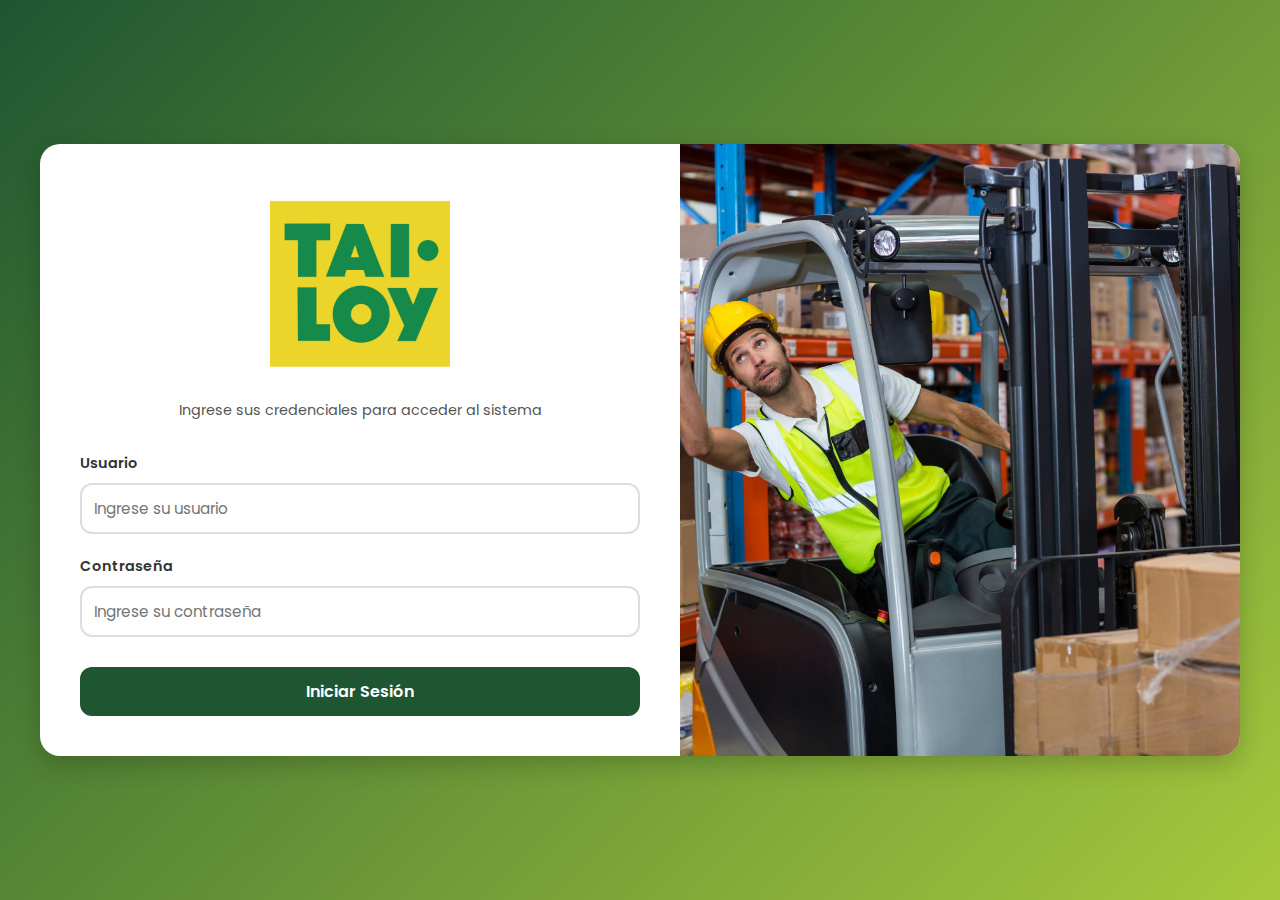
<file: html/index.html>
<!DOCTYPE html>
<html lang="es">
<head>
  <meta charset="UTF-8">
  <meta name="viewport" content="width=device-width, initial-scale=1.0">
  <title>Inicio de Sesión - Tai Loy</title>
  <link rel="stylesheet" href="/style/index.css">

</head>
<body>

  <div class="container">
    <!-- Formulario -->
    <div class="login-section">
      <!-- Logo -->
      <img src="/img/tai-loy-logo-png_seeklogo-257817.png" alt="Logo Tai Loy" class="logo">
      
      <p>Ingrese sus credenciales para acceder al sistema</p>

      <form onsubmit="validarLogin(event)">
        <div class="form-group">
          <label for="usuario">Usuario</label>
          <input type="text" id="usuario" name="usuario" placeholder="Ingrese su usuario" required>
        </div>

        <div class="form-group">
          <label for="password">Contraseña</label>
          <input type="password" id="password" name="password" placeholder="Ingrese su contraseña" required>
        </div>

        <button type="submit" class="btn-login">Iniciar Sesión</button>
      </form>
    </div>

    <!-- Imagen -->
    <div class="image-section"></div>
  </div>
<script src="/js/index.js"></script>
</body>

</html>
</file>
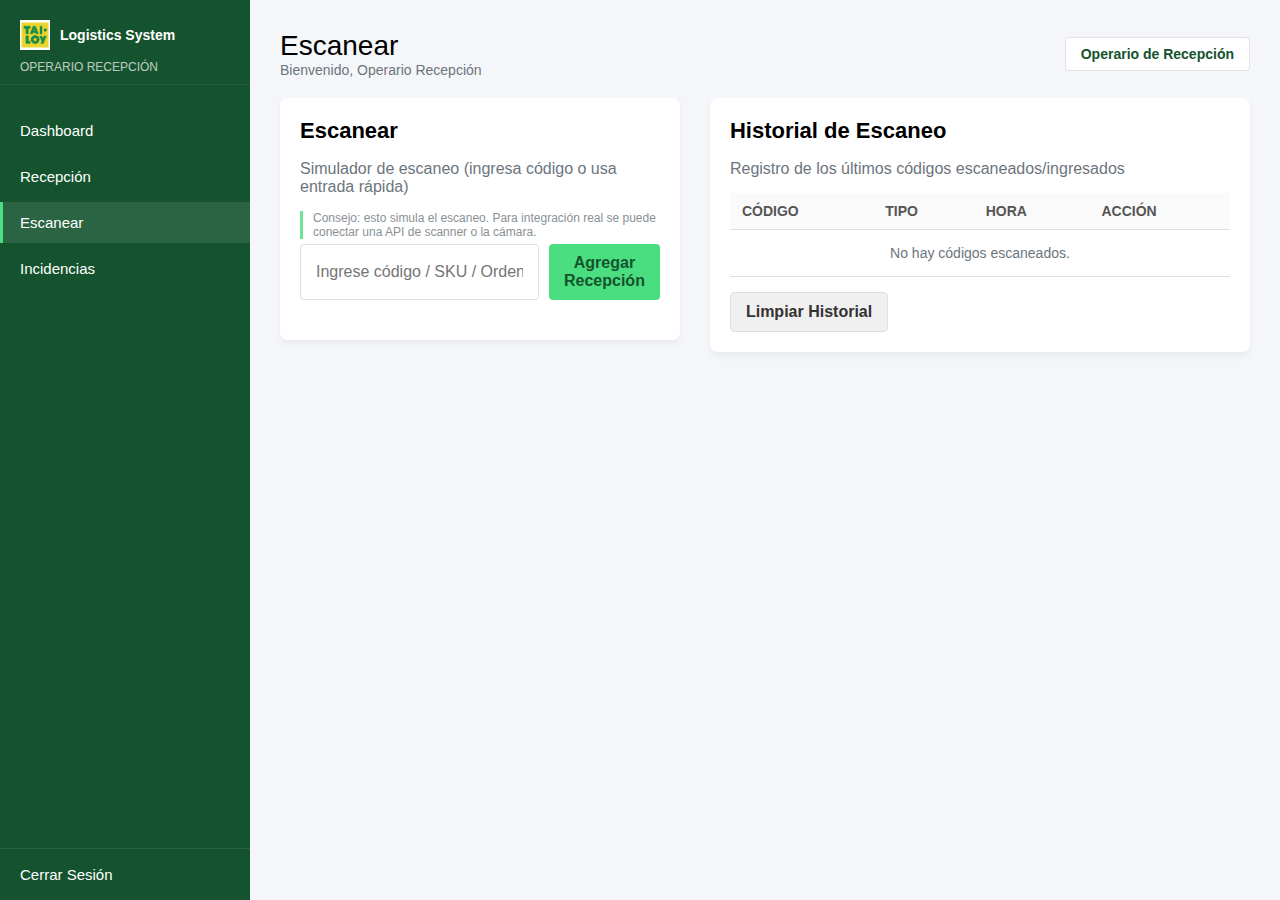
<file: html/escaner.html>
<!DOCTYPE html>
<html lang="es">
<head>
    <meta charset="UTF-8">
    <meta name="viewport" content="width=device-width, initial-scale=1.0">
    <title>Escanear | Tai Loy Logistics System</title>
    <link rel="stylesheet" href="/style/escaner.css">
</head>
<body>
    
    <div class="app-container">
        <aside class="sidebar">
            <div class="logo-area">
                <img src="/img/tai-loy-logo-png_seeklogo-257817.png" alt="Tai Loy Logo" class="logo">
                <span class="system-name">Logistics System</span>
            </div>
            
            <div class="user-info">
                OPERARIO RECEPCIÓN
            </div>

            <nav class="nav-menu">
                <ul>
                    <li><a href="home.html" class="nav-item"><i class="icon-dashboard"></i>Dashboard</a></li>
                    <li><a href="recepcion.html" class="nav-item"><i class="icon-recepcion"></i>Recepción</a></li>
                    <li><a href="escaner.html" class="nav-item active"><i class="icon-escanear"></i>Escanear</a></li>
                    <li><a href="incidencia.html" class="nav-item"><i class="icon-incidencias"></i>Incidencias</a></li>
                </ul>
            </nav>
            <div class="logout-section">
                <a href="#" class="nav-item"><i class="icon-logout"></i>Cerrar Sesión</a>
            </div>
        </aside>

        <main class="content">
            <header class="header">
                <div class="welcome-area">
                    <h1 class="main-title">Escanear</h1>
                    <p class="subtitle">Bienvenido, Operario Recepción</p>
                </div>
                <div class="user-profile">
                    <span class="profile-name">Operario de Recepción</span>
                </div>
            </header>

            <div class="scan-workspace">
                
                <div class="scanner-card">
                    <div class="card-header">
                        <h2>Escanear</h2>
                        <p>Simulador de escaneo (ingresa código o usa entrada rápida)</p>
                        <p class="tip-text">Consejo: esto simula el escaneo. Para integración real se puede conectar una API de scanner o la cámara.</p>
                    </div>
                    
                    <form id="scan-form" class="scan-form">
                        <input type="text" id="scan-input" placeholder="Ingrese código / SKU / Orden" required>
                        <button type="submit" class="btn btn-primary">Agregar Recepción</button>
                    </form>

                    <div id="scan-message" class="message-area"></div>
                </div>

                <div class="history-card">
                    <div class="card-header">
                        <h2>Historial de Escaneo</h2>
                        <p>Registro de los últimos códigos escaneados/ingresados</p>
                    </div>
                    
                    <div class="table-container">
                        <table class="data-table">
                            <thead>
                                <tr>
                                    <th>Código</th>
                                    <th>Tipo</th>
                                    <th>Hora</th>
                                    <th>Acción</th>
                                </tr>
                            </thead>
                            <tbody id="scan-history-body">
                                </tbody>
                        </table>
                    </div>
                    <button id="clear-history-btn" class="btn btn-secondary">Limpiar Historial</button>
                </div>
            </div>
        </main>
    </div>

    <script src="/js/escaner.js"></script>

</body>
</html>
</file>
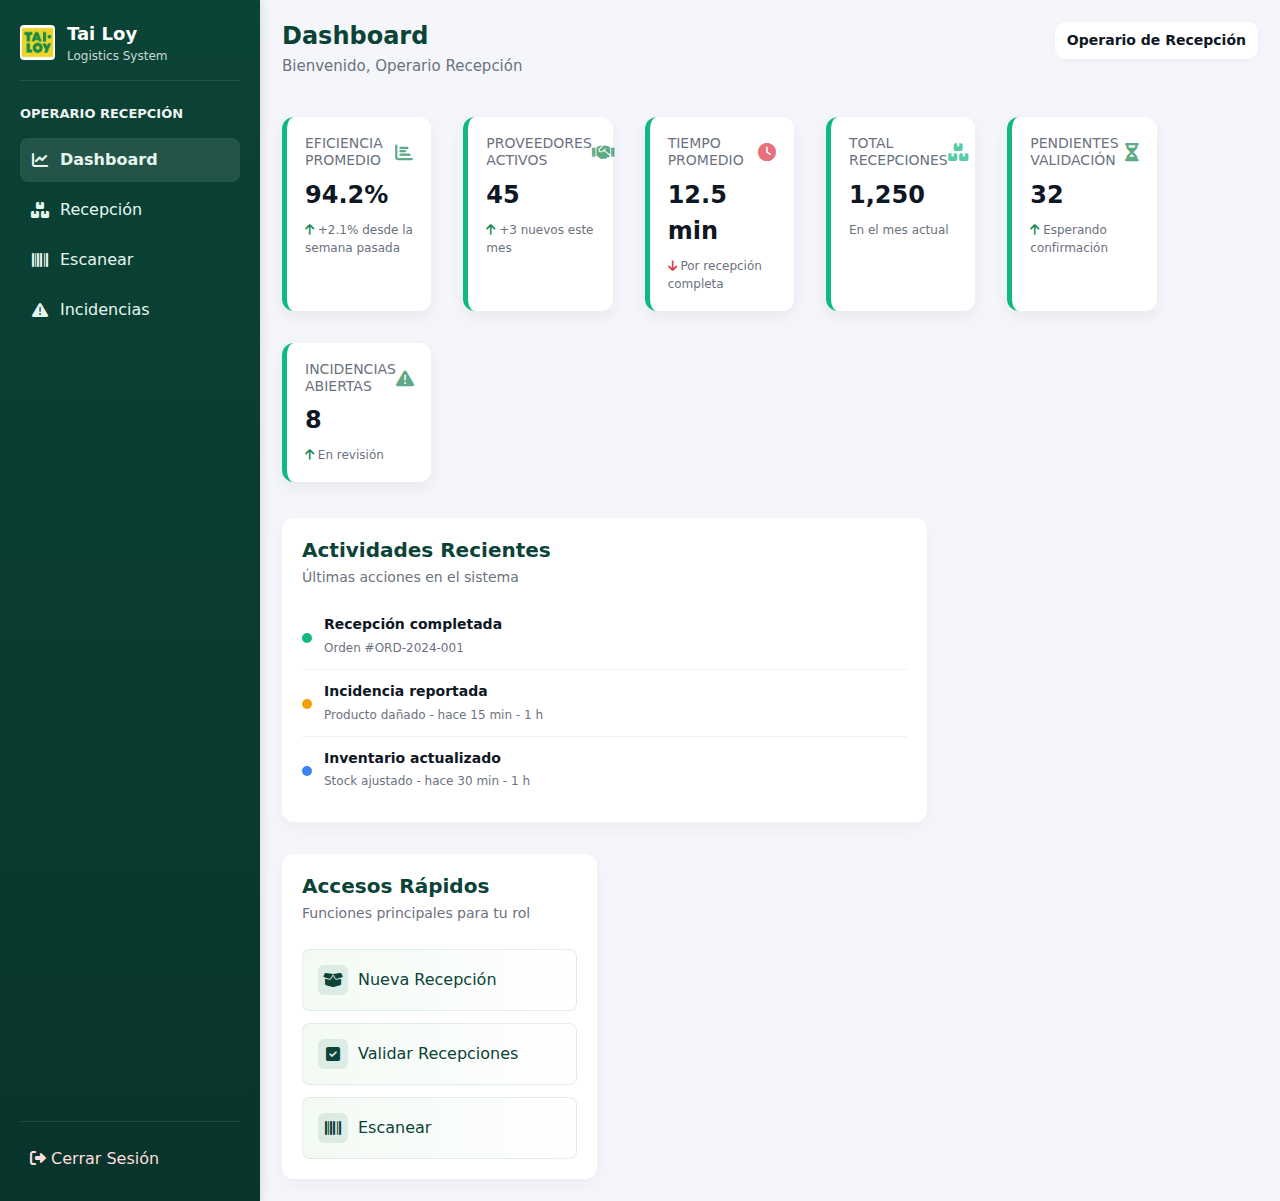
<file: html/home.html>
<!DOCTYPE html>
<html lang="es">
<head>
    <meta charset="UTF-8" />
    <meta name="viewport" content="width=device-width, initial-scale=1.0"/>
    <title>Tai Loy - Dashboard | Operario Recepción</title>
    <link rel="stylesheet" href="https://cdnjs.cloudflare.com/ajax/libs/font-awesome/6.0.0-beta3/css/all.min.css">
    
    <link href="https://cdn.jsdelivr.net/npm/bootstrap@5.3.3/dist/css/bootstrap.min.css" rel="stylesheet" integrity="sha384-QWTKZyjpPEjISv5WaRU9OFeRpok6YctnYmDr5pNlyT2bRjXh0JMhjY6hW+ALEwIH" crossorigin="anonymous">

    <link rel="stylesheet" href="../style/home.css">
</head>
<body>
    <div class="app-container">
        <aside class="sidebar">
            <div class="logo-section">
                <img src="../img/tai-loy-logo-png_seeklogo-257817.png" alt="Logo" class="logo" style="width: 35px; height: 35px;">
                <div>
                    Tai Loy
                    <span class="system-name">Logistics System</span>
                </div>
            </div>

            <div class="user-role-title">OPERARIO RECEPCIÓN</div>

            <nav class="main-nav">
                <ul class="list-unstyled p-0 m-0" id="nav-tabs">
                    <li class="nav-item active" data-tab="dashboard">
                        <a href="home.html" class="nav-link"><i class="fas fa-chart-line"></i> Dashboard</a>
                    </li>
                    <li class="nav-item" data-tab="recepcion">
                        <a href="recepcion.html" class="nav-link"><i class="fas fa-boxes"></i> Recepción</a>
                    </li>
                    <li class="nav-item" data-tab="escanear">
                        <a href="escaner.html" class="nav-link"><i class="fas fa-barcode"></i> Escanear</a>
                    </li>
                    <li class="nav-item" data-tab="incidencias">
                        <a href="incidencia.html" class="nav-link"><i class="fas fa-exclamation-triangle"></i> Incidencias</a>
                    </li>
                </ul>
            </nav>

            <div class="logout-section">
                <a href="login.html" id="btn-logout"><i class="fas fa-sign-out-alt"></i> Cerrar Sesión</a>
            </div>
        </aside>

        <main class="main-content">
            <header class="dashboard-header">
                <div class="dashboard-header-left">
                    <h1 class="dashboard-title" id="main-content-title">Dashboard</h1>
                    <p class="welcome-text">Bienvenido, Operario Recepción</p>
                </div>
                <div class="current-user-role">Operario de Recepción</div>
            </header>

            <div id="notification-message" class="notification-message" style="display: none;"></div>

            <section id="tab-dashboard" class="tab-content active">
                
                <section class="row g-3 metrics-grid" id="metrics-grid">
                    </section>

                <section class="row g-3 bottom-panels-grid">
                    
                    <div class="col-lg-8">
                        <div class="panel activities-panel">
                            <h2>Actividades Recientes</h2>
                            <p class="panel-subtitle">Últimas acciones en el sistema</p>
                            <ul class="activity-list list-unstyled" id="activity-list">
                                </ul>
                        </div>
                    </div>

                    <div class="col-lg-4">
                        <div class="panel quick-access-panel">
                            <h2>Accesos Rápidos</h2>
                            <p class="panel-subtitle">Funciones principales para tu rol</p>
                            <div class="access-buttons">
                                <a href="recepcion.html" class="quick-link" data-target="recepcion">
                                    <i class="fas fa-box-open"></i>
                                    <span>Nueva Recepción</span>
                                </a>
                                <a href="recepcion.html" class="quick-link" data-target="recepcion">
                                    <i class="fas fa-check-square"></i>
                                    <span>Validar Recepciones</span>
                                </a>
                                <a href="escaner.html" class="quick-link" data-target="escanear">
                                    <i class="fas fa-barcode"></i>
                                    <span>Escanear</span>
                                </a>
                            </div>
                        </div>
                    </div>
                </section>
            </section>
            
            </main>
    </div>

    <script src="https://cdn.jsdelivr.net/npm/bootstrap@5.3.3/dist/js/bootstrap.bundle.min.js" integrity="sha384-YvpcrYf0tY3lHB60NNkmXc5s9fDVZLESaAA55NDzOxhy9GkcIdslK1eN7N6jIeHz" crossorigin="anonymous"></script>

    <script src="../js/home.js"></script>
</body>

</html>
</file>
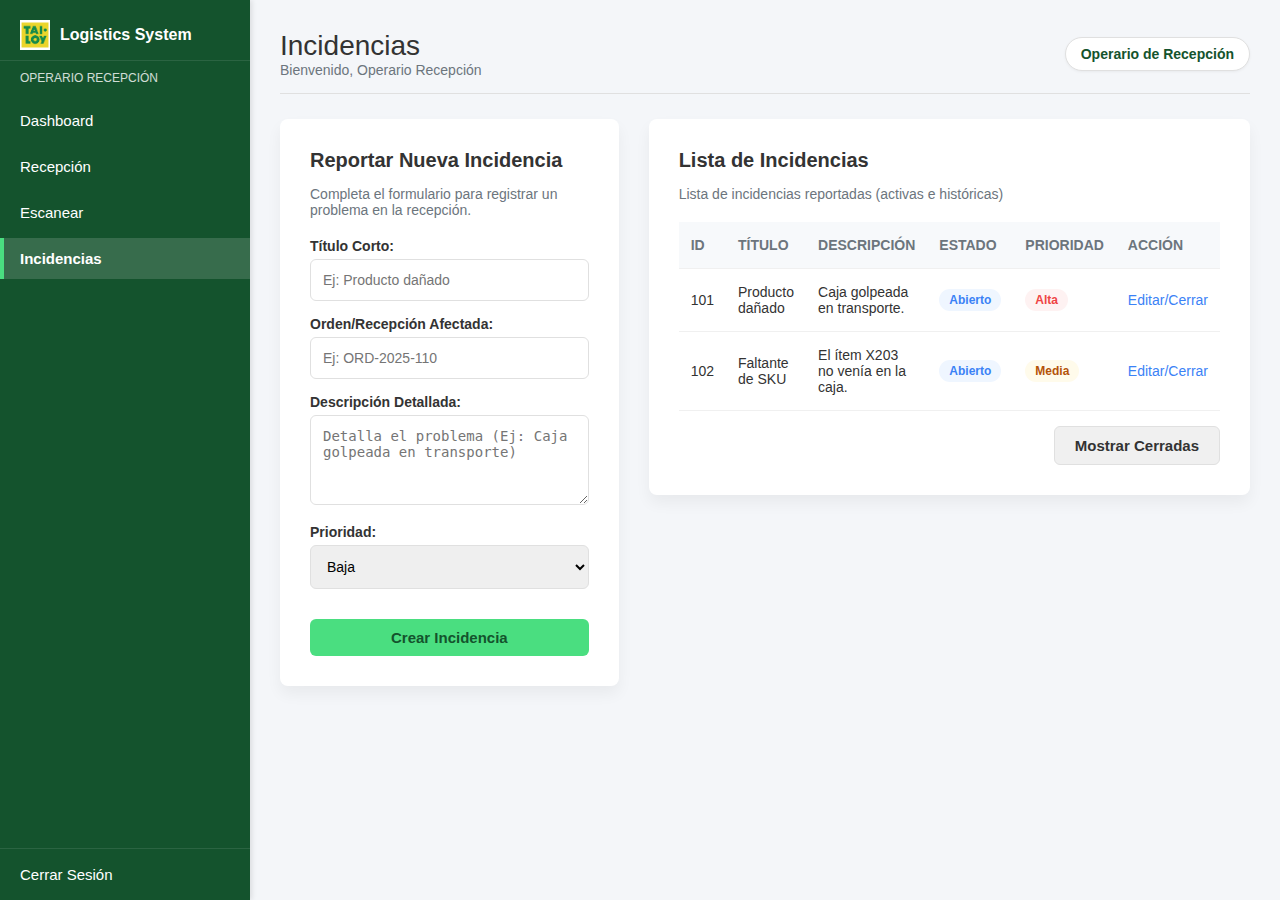
<file: html/incidencia.html>
<!DOCTYPE html>
<html lang="es">
<head>
    <meta charset="UTF-8">
    <meta name="viewport" content="width=device-width, initial-scale=1.0">
    <title>Incidencias | Tai Loy Logistics System</title>
    <link rel="stylesheet" href="/style/incidencia.css">
</head>
<body>
    
    <div class="app-container">
        <aside class="sidebar">
            <div class="logo-area">
                <img src="/img/tai-loy-logo-png_seeklogo-257817.png" alt="Tai Loy Logo" class="logo">
                <span class="system-name">Logistics System</span>
            </div>
            
            <div class="user-info">
                OPERARIO RECEPCIÓN
            </div>

            <nav class="nav-menu">
                <ul>
                    <li><a href="home.html" class="nav-item"><i class="icon-dashboard"></i>Dashboard</a></li>
                    <li><a href="recepcion.html" class="nav-item"><i class="icon-recepcion"></i>Recepción</a></li>
                    <li><a href="escaner.html" class="nav-item"><i class="icon-escanear"></i>Escanear</a></li>
                    <li><a href="incidencia.html" class="nav-item active"><i class="icon-incidencias"></i>Incidencias</a></li>
                </ul>
            </nav>
            <div class="logout-section">
                <a href="#" class="nav-item"><i class="icon-logout"></i>Cerrar Sesión</a>
            </div>
        </aside>

        <main class="content">
            <header class="header">
                <div class="welcome-area">
                    <h1 class="main-title">Incidencias</h1>
                    <p class="subtitle">Bienvenido, Operario Recepción</p>
                </div>
                <div class="user-profile">
                    <span class="profile-name">Operario de Recepción</span>
                </div>
            </header>

            <div class="incidences-workspace">
                
                <div class="report-card">
                    <div class="card-header">
                        <h2>Reportar Nueva Incidencia</h2>
                        <p>Completa el formulario para registrar un problema en la recepción.</p>
                    </div>
                    
                    <form id="incident-form" class="incident-form">
                        <label for="incident-title">Título Corto:</label>
                        <input type="text" id="incident-title" placeholder="Ej: Producto dañado" required>
                        
                        <label for="incident-order">Orden/Recepción Afectada:</label>
                        <input type="text" id="incident-order" placeholder="Ej: ORD-2025-110" required>
                        
                        <label for="incident-description">Descripción Detallada:</label>
                        <textarea id="incident-description" placeholder="Detalla el problema (Ej: Caja golpeada en transporte)" rows="4" required></textarea>
                        
                        <label for="incident-priority">Prioridad:</label>
                        <select id="incident-priority" required>
                            <option value="baja">Baja</option>
                            <option value="media">Media</option>
                            <option value="alta">Alta</option>
                        </select>

                        <button type="submit" class="btn btn-primary">Crear Incidencia</button>
                    </form>
                    
                    <div id="form-message" class="message-area"></div>
                </div>

                <div class="list-card">
                    <div class="card-header">
                        <h2>Lista de Incidencias</h2>
                        <p>Lista de incidencias reportadas (activas e históricas)</p>
                    </div>
                    
                    <div class="table-container">
                        <table class="data-table">
                            <thead>
                                <tr>
                                    <th>ID</th>
                                    <th>Título</th>
                                    <th>Descripción</th>
                                    <th>Estado</th>
                                    <th>Prioridad</th>
                                    <th>Acción</th>
                                </tr>
                            </thead>
                            <tbody id="incidences-table-body">
                                </tbody>
                        </table>
                    </div>
                    <button id="show-closed-btn" class="btn btn-secondary">Mostrar Cerradas</button>
                </div>
            </div>
        </main>
    </div>

    <script src="/js/incidencia.js"></script>

</body>
</html>
</file>
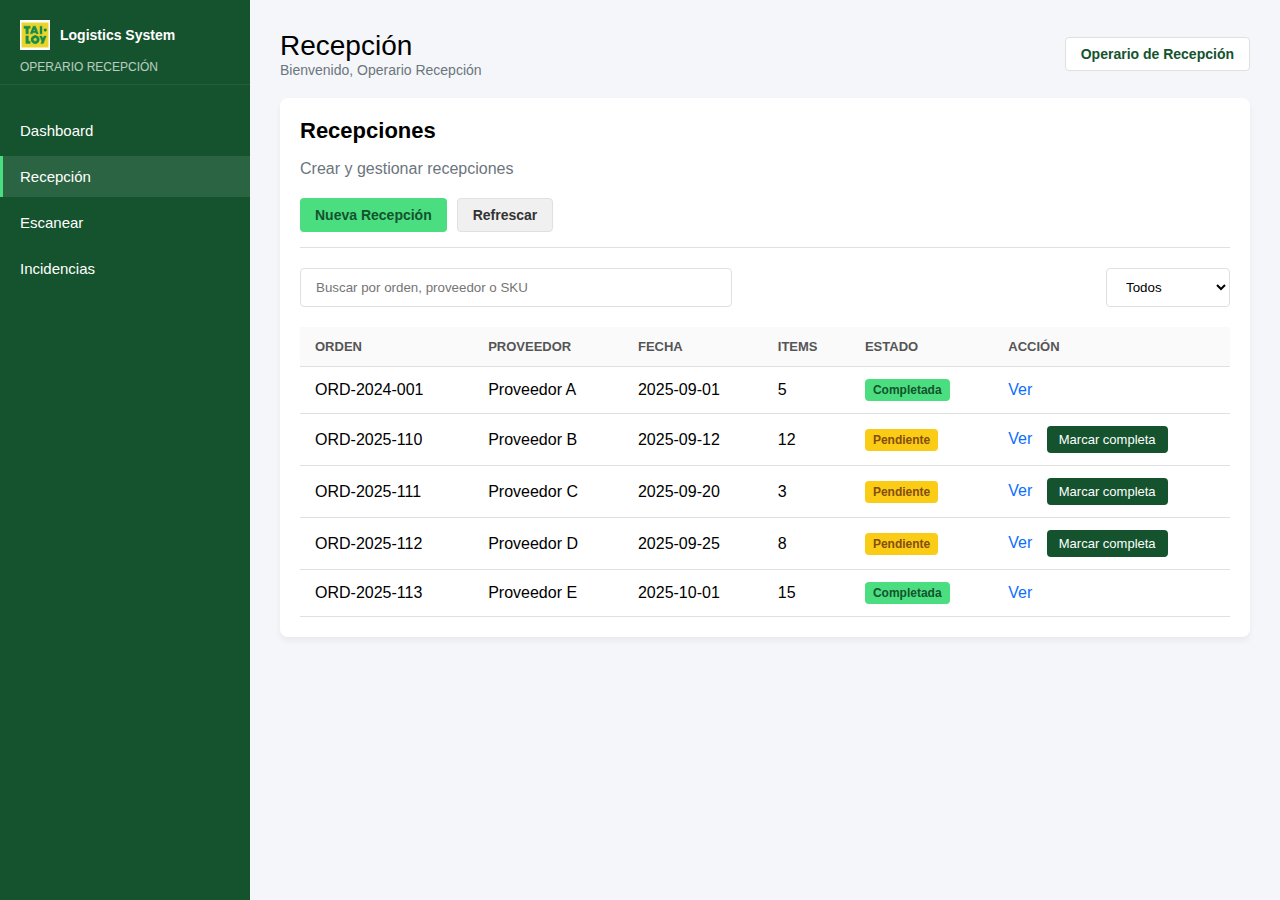
<file: html/recepcion.html>
<!DOCTYPE html>
<html lang="es">
<head>
    <meta charset="UTF-8">
    <meta name="viewport" content="width=device-width, initial-scale=1.0">
    <title>Recepción | Tai Loy Logistics System</title>
    <link rel="stylesheet" href="../style/recepcion.css">
</head>
<body>
    
    <div class="app-container">
        <aside class="sidebar">
            <div class="logo-area">
                <img src="../img/tai-loy-logo-png_seeklogo-257817.png" alt="Tai Loy Logo" class="logo">
                <span class="system-name">Logistics System</span>
            </div>
            
            <div class="user-info">
                OPERARIO RECEPCIÓN
            </div>

            <nav class="nav-menu">
                <ul>
                    <li><a href="home.html" class="nav-item"><i class="icon-dashboard"></i>Dashboard</a></li>
                    <li><a href="recepcion.html" class="nav-item active"><i class="icon-recepcion"></i>Recepción</a></li>
                    <li><a href="escaner.html" class="nav-item"><i class="icon-escanear"></i>Escanear</a></li>
                    <li><a href="incidencia.html" class="nav-item"><i class="icon-incidencias"></i>Incidencias</a></li>
                </ul>
            </nav>
        </aside>

        <main class="content">
            <header class="header">
                <div class="welcome-area">
                    <h1 class="main-title">Recepción</h1>
                    <p class="subtitle">Bienvenido, Operario Recepción</p>
                </div>
                <div class="user-profile">
                    <span class="profile-name">Operario de Recepción</span>
                    </div>
            </header>

            <div class="receptions-card">
                <div class="card-header">
                    <h2>Recepciones</h2>
                    <p>Crear y gestionar recepciones</p>
                </div>
                
                <div class="controls-bar">
                    <button id="btn-nueva-recepcion" class="btn btn-primary">Nueva Recepción</button>
                    <button id="btn-refrescar" class="btn btn-secondary">Refrescar</button>
                </div>

                <div class="filter-bar">
                    <input type="text" id="input-search" placeholder="Buscar por orden, proveedor o SKU">
                    <select id="select-status">
                        <option value="todos">Todos</option>
                        <option value="pendiente">Pendiente</option>
                        <option value="completada">Completada</option>
                    </select>
                </div>

                <div class="table-container">
                    <table class="data-table">
                        <thead>
                            <tr>
                                <th>Orden</th>
                                <th>Proveedor</th>
                                <th>Fecha</th>
                                <th>Items</th>
                                <th>Estado</th>
                                <th>Acción</th>
                            </tr>
                        </thead>
                        <tbody id="reception-table-body">
                            </tbody>
                    </table>
                </div>
            </div>
        </main>
    </div>

    <script src="../js/recepcion.js"></script>

</body>
</html>
</file>
<file: style/index.css>
/* Fuente moderna */
@import url('https://fonts.googleapis.com/css2?family=Poppins:wght@400;600&display=swap');

* {
  margin: 0;
  padding: 0;
  box-sizing: border-box;
  font-family: 'Poppins', sans-serif;
}

body {
  background: linear-gradient(135deg, #1e5631, #a6c93c);
  display: flex;
  justify-content: center;
  align-items: center;
  height: 100vh;
}

.container {
  background: #fff;
  border-radius: 20px;
  box-shadow: 0px 8px 25px rgba(0,0,0,0.2);
  display: flex;
  overflow: hidden;
  width: 1200px;        /* MÁS ANCHO */
  max-width: 95%;       /* sigue siendo responsivo */
  min-height: 600px;    /* altura mínima */
  animation: fadeIn 1s ease;
}

/* Lado izquierdo: formulario */
.login-section {
  flex: 1;
  padding: 2.5rem;
  display: flex;
  flex-direction: column;
  justify-content: center;
}

.login-section h2 {
  margin-bottom: 1rem;
  font-size: 2rem;
  color: #1e5631;
  font-weight: 700;
  text-align: center;
}

.logo {
  width: 200px; /* tamaño logo */
  margin: 0 auto 1rem auto;
  display: block;
}

.login-section p {
  font-size: 0.9rem;
  color: #555;
  margin-bottom: 1.8rem;
  text-align: center;
}

.form-group {
  text-align: left;
  margin-bottom: 1.2rem;
}

.form-group label {
  font-size: 0.9rem;
  font-weight: 600;
  color: #333;
}

.form-group input {
  width: 100%;
  padding: 12px;
  margin-top: 8px;
  border: 2px solid #ddd;
  border-radius: 12px;
  font-size: 0.95rem;
  outline: none;
  transition: 0.3s;
}

.form-group input:focus {
  border-color: #1e5631;
  box-shadow: 0 0 6px rgba(30, 86, 49, 0.3);
}

.btn-login {
  width: 100%;
  padding: 12px;
  background: #1e5631;
  border: none;
  border-radius: 12px;
  color: #fff;
  font-size: 1rem;
  font-weight: 600;
  cursor: pointer;
  transition: 0.3s;
  margin-top: 10px;
}

.btn-login:hover {
  background: #2d7748;
  transform: translateY(-2px);
  box-shadow: 0px 4px 10px rgba(0,0,0,0.2);
}

/* Lado derecho: imagen */
.image-section {
  flex: 1;
  background: url('/img/logistica.jpg') no-repeat center center;
  background-size: cover;
}

/* Animación */
@keyframes fadeIn {
  from { opacity: 0; transform: translateY(-30px); }
  to { opacity: 1; transform: translateY(0); }
}

/* Responsivo */
@media (max-width: 768px) {
  .container {
    flex-direction: column;
  }
  .image-section {
    height: 300px;
  }
}
</file>
<file: style/escaner.css>
/* Variables de Color (para mantener la consistencia con Recepción) */
:root {
    --color-dark-green: #14532d; /* Verde Oscuro (Sidebar) */
    --color-light-green: #4ade80; /* Verde Claro (Botones/Activo) */
    --color-text-white: #ffffff;
    --color-bg-light: #f4f6f9; /* Fondo principal */
    --color-border-light: #e0e0e0;
    --color-info: #3b82f6; /* Azul para mensajes de información */
    --color-error: #ef4444; /* Rojo para errores */
}

/* Base y Layout Principal */
body {
    margin: 0;
    font-family: 'Segoe UI', Tahoma, Geneva, Verdana, sans-serif;
    background-color: var(--color-bg-light);
}

.app-container {
    display: flex;
    min-height: 100vh;
}

/* Sidebar (Estilos copiados de recepcion.css) */
.sidebar {
    width: 250px;
    background: var(--color-dark-green);
    color: var(--color-text-white);
    padding: 0;
    display: flex;
    flex-direction: column;
    justify-content: space-between; /* Para empujar "Cerrar Sesión" abajo */
}

.logo-area {
    padding: 20px 20px 10px 20px;
    display: flex;
    align-items: center;
}

.logo {
    width: 30px; 
    height: 30px;
    margin-right: 10px;
}

.system-name {
    font-size: 14px;
    font-weight: 600;
}

.user-info {
    font-size: 12px;
    padding: 0 20px 10px 20px;
    opacity: 0.7;
    border-bottom: 1px solid rgba(255, 255, 255, 0.1);
}

.nav-menu {
    padding-top: 20px;
    flex-grow: 1;
}

.nav-menu ul {
    list-style: none;
    padding: 0;
    margin: 0;
}

.nav-item {
    text-decoration: none;
    color: var(--color-text-white);
    padding: 12px 20px;
    display: flex;
    align-items: center;
    font-size: 15px;
    margin: 5px 0;
}

.nav-item:hover,
.nav-item.active {
    background: rgba(255, 255, 255, 0.1); 
    border-left: 3px solid var(--color-light-green);
    padding-left: 17px;
}

.logout-section {
    border-top: 1px solid rgba(255, 255, 255, 0.1);
}

/* Contenido Principal */
.content {
    flex: 1;
    padding: 30px;
}

/* Encabezado (Header) */
.header {
    display: flex;
    justify-content: space-between;
    align-items: center;
    margin-bottom: 20px;
}

.main-title {
    margin: 0;
    font-size: 28px;
    font-weight: 300;
}

.subtitle {
    margin: 0;
    color: #6c757d;
    font-size: 14px;
}

.user-profile {
    padding: 8px 15px;
    background-color: var(--color-text-white);
    border: 1px solid var(--color-border-light);
    border-radius: 4px;
    font-size: 14px;
    font-weight: 600;
    color: var(--color-dark-green);
}

/* --- Layout del Workspace (Dividir en dos columnas) --- */
.scan-workspace {
    display: flex;
    gap: 30px; /* Espacio entre las dos columnas */
    align-items: flex-start; /* Asegura que las tarjetas empiecen arriba */
}

/* Estilo Base para las Tarjetas */
.scanner-card, .history-card {
    background: var(--color-text-white);
    border-radius: 8px;
    box-shadow: 0 4px 6px rgba(0, 0, 0, 0.05);
    padding: 20px;
}

/* Tarjeta del Escáner (Izquierda) */
.scanner-card {
    flex: 1 1 40%; /* Ocupa un 40% del espacio, permitiendo que la derecha ocupe más */
    max-width: 450px;
}

.card-header h2 {
    font-size: 22px;
    margin: 0;
    font-weight: 600;
}

.card-header p {
    color: #6c757d;
    margin-bottom: 5px;
}

.tip-text {
    font-size: 12px;
    color: var(--color-dark-green);
    opacity: 0.8;
    border-left: 3px solid var(--color-light-green);
    padding-left: 10px;
    margin-top: 15px;
    margin-bottom: 20px;
}

.scan-form {
    display: flex;
    gap: 10px;
    margin-bottom: 20px;
}

#scan-input {
    flex: 1;
    padding: 10px 15px;
    border: 1px solid var(--color-border-light);
    border-radius: 4px;
    font-size: 16px;
}

/* Botones */
.btn {
    padding: 10px 15px;
    border: none;
    border-radius: 4px;
    cursor: pointer;
    font-size: 16px;
    font-weight: 600;
    transition: background-color 0.2s;
}

.btn-primary {
    background-color: var(--color-light-green);
    color: var(--color-dark-green);
}

.btn-secondary {
    background-color: #f0f0f0;
    color: #333;
    border: 1px solid var(--color-border-light);
}

/* Mensajes de feedback */
.message-area {
    padding: 10px;
    border-radius: 4px;
    font-size: 14px;
    font-weight: 500;
    display: none; /* Oculto por defecto, JS lo mostrará */
}

.message-success {
    background-color: #d1fae5; /* Verde muy claro */
    color: var(--color-dark-green);
}

.message-error {
    background-color: #fee2e2; /* Rojo muy claro */
    color: var(--color-error);
}

/* Tarjeta de Historial (Derecha) */
.history-card {
    flex: 1 1 60%; /* Ocupa el 60% restante */
}

.history-card .card-header p {
    margin-bottom: 15px;
}

/* Estilos de la Tabla */
.table-container {
    margin-bottom: 15px;
    max-height: 400px; /* Limitar altura para que sea desplazable si hay muchos registros */
    overflow-y: auto;
}

.data-table {
    width: 100%;
    border-collapse: collapse;
    text-align: left;
}

.data-table th,
.data-table td {
    padding: 10px 12px;
    border-bottom: 1px solid var(--color-border-light);
    font-size: 14px;
}

.data-table th {
    background-color: #fafafa;
    font-weight: 600;
    color: #555;
    text-transform: uppercase;
    position: sticky; /* Fija los encabezados al hacer scroll */
    top: 0;
}

.action-remove {
    color: var(--color-error);
    text-decoration: none;
    font-weight: 500;
    cursor: pointer;
}
</file>
<file: style/home.css>
/* ================================================= */
/* 0. VARIABLES Y BASE */
/* ================================================= */
:root {
    /* Colores primarios de Tai Loy/Logística */
    --color-primary: #0b4336; /* Verde oscuro del sidebar */
    --color-accent: #0f9d58; /* Verde claro/acento (original) */
    --color-secondary: #10b981; /* Verde más brillante (completado) */
    --color-bg-light: #f4f6fb; /* Fondo principal (azul muy claro) */
    --color-card: #fff;       /* Fondo de tarjetas */
    --color-text-dark: #0f1724; /* Texto principal */
    --color-text-muted: #6b7280; /* Texto secundario */
    --color-pending: #f59e0b; /* Amarillo/Naranja para Pendiente/Abierto */
    --color-error: #ef4444; /* Rojo para Incidencia */
}

/* Base global */
html, body {
    height: 100%;
    margin: 0;
    font-family: 'Inter', system-ui, -apple-system, "Segoe UI", Roboto, "Helvetica Neue", Arial, sans-serif;
    color: var(--color-text-dark);
    background-color: var(--color-bg-light);
}

a {
    color: inherit;
    text-decoration: none;
}

/* Contenedor principal para toda la aplicación */
.app-container {
    display: flex;
    min-height: 100vh;
}

/* ================================================= */
/* 1. SIDEBAR (Navegación) */
/* ================================================= */
.sidebar {
    width: 260px;
    background: linear-gradient(180deg, var(--color-primary), #08342b);
    color: #fff;
    padding: 20px;
    display: flex;
    flex-direction: column;
    box-shadow: 2px 0 10px rgba(0, 0, 0, 0.1);
    flex-shrink: 0;
}

.logo-section {
    display: flex;
    gap: 12px;
    align-items: center;
    font-weight: 700;
    font-size: 18px;
    padding-bottom: 15px;
    border-bottom: 1px solid rgba(255, 255, 255, 0.1);
}

.logo-section img.logo {
    width: 35px;
    height: 35px;
    border-radius: 4px;
}

.system-name {
    display: block;
    font-size: 12px;
    color: rgba(255, 255, 255, 0.8);
    font-weight: 500;
}

.user-role-title {
    margin-top: 15px;
    font-size: 13px;
    color: rgba(255, 255, 255, 0.95);
    padding: 8px 0;
    font-weight: 600;
}

.main-nav {
    flex: 1;
    margin-top: 6px;
}

.main-nav ul {
    list-style: none;
    padding: 0;
    margin: 8px 0;
}

.nav-item {
    margin-bottom: 6px;
}

.nav-item a {
    display: flex;
    align-items: center;
    gap: 10px;
    padding: 10px;
    border-radius: 8px;
    color: #e6f7ef; /* Verde muy claro */
    transition: background-color 0.2s;
}

.nav-item a i {
    width: 20px;
    text-align: center;
}

.nav-item a:hover {
    background-color: rgba(255, 255, 255, 0.05);
}

.nav-item.active a {
    background-color: rgba(255, 255, 255, 0.1);
    box-shadow: inset 0 0 0 1px rgba(255, 255, 255, 0.02);
    font-weight: 600;
}

.logout-section {
    padding-top: 15px;
    border-top: 1px solid rgba(255, 255, 255, 0.1);
}

.logout-section a {
    display: block;
    padding: 10px;
    border-radius: 8px;
    color: #ffdede; /* Rojo claro */
    background: transparent;
    transition: background-color 0.2s;
}

.logout-section a:hover {
    background-color: rgba(255, 255, 255, 0.1);
}

/* ================================================= */
/* 2. MAIN CONTENT & HEADER */
/* ================================================= */
.main-content {
    flex: 1;
    padding: 22px;
}

.dashboard-header {
    display: flex;
    justify-content: space-between;
    align-items: flex-start;
    margin-bottom: 20px;
}

.dashboard-title {
    margin: 0;
    font-size: 24px;
    font-weight: 700;
    color: var(--color-primary);
}

.welcome-text {
    margin: 4px 0;
    color: var(--color-text-muted);
    font-size: 15px;
}

.current-user-role {
    background: var(--color-card);
    padding: 8px 12px;
    border-radius: 10px;
    box-shadow: 0 2px 8px rgba(10, 10, 10, 0.04);
    font-weight: 600;
    font-size: 14px;
}

/* ================================================= */
/* 3. CARDS Y PANELES (Dashboard) */
/* ================================================= */
.panel {
    background: var(--color-card);
    padding: 20px;
    border-radius: 12px;
    box-shadow: 0 6px 18px rgba(15, 23, 42, 0.04);
    height: 100%;
}

.panel h2 {
    margin: 0 0 5px;
    font-size: 20px;
    font-weight: 600;
    color: var(--color-primary);
}

.panel-subtitle {
    margin: 0 0 15px;
    color: var(--color-text-muted);
    font-size: 14px;
}

/* Dashboard Metrics Grid (Métricas) */
.metrics-grid {
    gap: 16px; 
    margin-top: 18px;
}

.metric-card {
    background: var(--color-card);
    padding: 18px;
    border-radius: 12px;
    box-shadow: 0 6px 18px rgba(15, 23, 42, 0.06);
    border-left: 5px solid var(--color-secondary); 
    height: 100%;
}

.card-header {
    display: flex;
    justify-content: space-between;
    align-items: center;
}

.card-header h2 {
    margin: 0;
    font-size: 14px;
    color: var(--color-text-muted);
    font-weight: 500;
    text-transform: uppercase;
}

.card-header i {
    opacity: 0.7;
    font-size: 18px;
    color: var(--color-secondary);
}

.main-value {
    font-size: 24px;
    margin: 8px 0;
    font-weight: 700;
    color: var(--color-text-dark);
}

.trend-detail {
    color: var(--color-text-muted);
    font-size: 12px;
    font-weight: 500;
}

/* ================================================= */
/* 4. BOTTOM PANELS (Actividades y Accesos Rápidos) */
/* ================================================= */
.bottom-panels-grid {
    gap: 16px;
    margin-top: 20px;
}

/* Actividades Recientes */
.activity-list {
    list-style: none;
    padding: 0;
    margin: 0;
}

.activity-item {
    display: flex;
    gap: 12px;
    padding: 12px 0;
    border-bottom: 1px solid #eef2f6;
    align-items: flex-start;
}

.activity-item:last-child {
    border-bottom: 0;
}

.status-dot {
    width: 10px;
    height: 10px;
    border-radius: 50%;
    align-self: center;
    flex-shrink: 0;
    margin-top: 3px;
}

/* Clases de colores para el log de actividad */
.completed-dot { background-color: var(--color-secondary); } /* Verde */
.reported-dot { background-color: var(--color-pending); } /* Amarillo */
.updated-dot { background-color: #3b82f6; } /* Azul */

.activity-detail {
    flex-grow: 1;
}

.activity-detail p {
    margin: 0;
    line-height: 1.4;
    font-size: 14px;
}

.activity-time {
    font-size: 12px;
    color: var(--color-text-muted);
    margin-top: 4px;
    display: block;
}

/* Accesos Rápidos */
.quick-access-panel {
    /* Ajuste para mantener la coherencia visual con la imagen */
    padding: 20px;
}

.access-buttons {
    display: flex;
    flex-direction: column;
    gap: 12px;
    padding-top: 10px;
}

.quick-link {
    display: flex;
    gap: 10px;
    align-items: center;
    padding: 15px;
    border-radius: 8px;
    background: linear-gradient(90deg, #f3faf4, #fff);
    color: var(--color-primary);
    border: 1px solid rgba(11, 110, 79, 0.1);
    transition: all 0.2s ease;
}

.quick-link:hover {
    background: #e6f7ef;
    transform: translateY(-2px);
    box-shadow: 0 4px 10px rgba(11, 110, 79, 0.1);
}

.quick-link i {
    width: 30px;
    height: 30px;
    display: flex;
    align-items: center;
    justify-content: center;
    border-radius: 6px;
    background: rgba(11, 110, 79, 0.1);
    color: var(--color-primary);
    font-size: 16px;
}

/* ================================================= */
/* 5. OTROS ESTILOS (Compartidos con otras vistas) */
/* ================================================= */

.status-badge {
    padding: 4px 8px;
    border-radius: 6px;
    font-size: 12px;
    font-weight: 600;
    display: inline-block;
    min-width: 80px;
    text-align: center;
}

.status-badge.completada, .status-badge.cerrado {
    background-color: #e6ffec;
    color: var(--color-secondary);
}
.status-badge.pendiente, .status-badge.abierto {
    background-color: #fff9e6;
    color: var(--color-pending);
}
.status-badge.alta {
    background-color: #fee2e2;
    color: var(--color-error);
}

/* Responsive */
@media (max-width: 768px) {
    .sidebar {
        display: none; 
    }
}
</file>
<file: style/incidencia.css>
/* Variables de Color (Centralizadas para uniformidad en todo el proyecto) */
:root {
    --color-dark-green: #14532d; /* Verde Oscuro (Sidebar/Primario) */
    --color-light-green: #4ade80; /* Verde Claro (Botones/Activo/Secundario) */
    --color-text-white: #ffffff;
    --color-bg-light: #f4f6f9; /* Fondo principal de la app */
    --color-border-light: #e0e0e0;
    --color-text-dark: #333;
    --color-text-muted: #6c757d;
    
    /* Variables Específicas de Incidencias */
    --color-priority-high: #ef4444; 
    --color-priority-medium: #facc15; 
    --color-priority-low: #3b82f6; 
}

/* ---------------------------------------------------- */
/* 1. BASE Y LAYOUT GENERAL */
/* ---------------------------------------------------- */
body {
    margin: 0;
    font-family: 'Segoe UI', Tahoma, Geneva, Verdana, sans-serif;
    background-color: var(--color-bg-light);
    color: var(--color-text-dark);
}

.app-container {
    display: flex;
    min-height: 100vh; /* Ocupa toda la altura de la ventana */
    width: 100%;
}

/* ---------------------------------------------------- */
/* 2. SIDEBAR (Menú de Navegación) */
/* ---------------------------------------------------- */
.sidebar {
    width: 250px;
    background: var(--color-dark-green);
    color: var(--color-text-white);
    padding: 0;
    display: flex;
    flex-direction: column;
    justify-content: space-between;
    box-shadow: 2px 0 5px rgba(0, 0, 0, 0.1);
}

.logo-area {
    padding: 20px 20px 10px 20px;
    display: flex;
    align-items: center;
    border-bottom: 1px solid rgba(255, 255, 255, 0.1);
    margin-bottom: 10px;
}

.logo {
    width: 30px; 
    height: 30px;
    margin-right: 10px;
}

.system-name {
    font-size: 16px;
    font-weight: 600;
}

.user-info {
    font-size: 12px;
    padding: 0 20px 10px 20px;
    opacity: 0.8;
}

.nav-menu {
    flex-grow: 1;
}

.nav-menu ul {
    list-style: none;
    padding: 0;
    margin: 0;
}

.nav-item {
    text-decoration: none;
    color: var(--color-text-white);
    padding: 12px 20px;
    display: flex;
    align-items: center;
    font-size: 15px;
    margin: 5px 0;
    transition: background-color 0.2s, border-left 0.2s;
}

.nav-item:hover {
    background: rgba(255, 255, 255, 0.1);
}

.nav-item.active {
    background: rgba(255, 255, 255, 0.15); 
    border-left: 4px solid var(--color-light-green);
    padding-left: 16px;
    font-weight: 600;
}

.logout-section {
    border-top: 1px solid rgba(255, 255, 255, 0.1);
}


/* ---------------------------------------------------- */
/* 3. CONTENIDO PRINCIPAL Y HEADER */
/* ---------------------------------------------------- */
.content {
    flex: 1;
    padding: 30px;
}

.header {
    display: flex;
    justify-content: space-between;
    align-items: center;
    margin-bottom: 25px;
    padding-bottom: 15px;
    border-bottom: 1px solid var(--color-border-light);
}

.main-title {
    margin: 0;
    font-size: 28px;
    font-weight: 300;
    color: var(--color-text-dark);
}

.subtitle {
    margin: 0;
    color: var(--color-text-muted);
    font-size: 14px;
}

.user-profile {
    padding: 8px 15px;
    background-color: var(--color-text-white);
    border: 1px solid var(--color-border-light);
    border-radius: 20px; 
    font-size: 14px;
    font-weight: 600;
    color: var(--color-dark-green);
    box-shadow: 0 1px 3px rgba(0, 0, 0, 0.05);
}


/* ---------------------------------------------------- */
/* 4. LAYOUT DE INCIDENCIAS (DOS COLUMNAS) */
/* ---------------------------------------------------- */
.incidences-workspace {
    display: flex;
    gap: 30px; 
    align-items: flex-start;
}

.report-card, .list-card {
    background: var(--color-text-white);
    border-radius: 8px;
    box-shadow: 0 8px 15px rgba(0, 0, 0, 0.05); 
    padding: 30px;
}

.report-card {
    flex: 1 1 40%;
    max-width: 450px;
}

.list-card {
    flex: 1 1 60%;
}

.card-header h2 {
    font-size: 20px;
    margin: 0 0 5px 0;
    font-weight: 600;
}

.card-header p {
    color: var(--color-text-muted);
    margin-bottom: 20px;
    font-size: 14px;
}

/* ---------------------------------------------------- */
/* 5. FORMULARIO Y BOTONES (CORRECCIÓN DE ESPACIADO) */
/* ---------------------------------------------------- */
.incident-form label {
    display: block;
    font-weight: 600;
    margin-top: 15px; 
    margin-bottom: 5px;
    font-size: 14px;
    color: var(--color-text-dark);
}

.incident-form input[type="text"],
.incident-form textarea,
.incident-form select {
    width: 100%;
    padding: 12px;
    border: 1px solid var(--color-border-light);
    border-radius: 6px;
    font-size: 14px;
    box-sizing: border-box;
    transition: border-color 0.2s, box-shadow 0.2s;
}

/* Foco en los campos */
.incident-form input:focus,
.incident-form textarea:focus,
.incident-form select:focus {
    border-color: var(--color-light-green);
    outline: none;
    box-shadow: 0 0 0 3px rgba(74, 222, 128, 0.2);
}

/* >>> CORRECCIÓN DE ESPACIADO CLAVE AQUÍ <<< */
.incident-form select#incident-priority {
    margin-bottom: 30px; /* Agrega espacio debajo del select de prioridad */
}

/* Botones */
.btn {
    padding: 10px 20px;
    border: none;
    border-radius: 6px; 
    cursor: pointer;
    font-size: 15px;
    font-weight: 600;
    transition: all 0.2s;
}

.btn-primary {
    background-color: var(--color-light-green);
    color: var(--color-dark-green);
    width: 100%; /* El botón primario ocupa todo el ancho del formulario */
}

.btn-primary:hover {
    background-color: #34d399;
    transform: translateY(-1px);
    box-shadow: 0 4px 6px rgba(0, 0, 0, 0.1);
}

.btn-secondary {
    background-color: #f0f0f0;
    color: var(--color-text-dark);
    border: 1px solid var(--color-border-light);
}

.btn-secondary:hover {
    background-color: #e0e0e0;
}

/* ---------------------------------------------------- */
/* 6. TABLA Y BADGES */
/* ---------------------------------------------------- */
.table-container {
    margin-bottom: 15px;
    max-height: 500px; 
    overflow-y: auto;
}

.data-table {
    width: 100%;
    border-collapse: collapse;
    text-align: left;
}

.data-table th,
.data-table td {
    padding: 15px 12px;
    border-bottom: 1px solid #f0f0f0; 
    font-size: 14px;
}

.data-table th {
    background-color: #f7f9fb;
    font-weight: 600;
    color: var(--color-text-muted);
    text-transform: uppercase;
    position: sticky;
    top: 0;
}

.data-table tr:hover {
    background-color: #fafafa;
}

/* Etiquetas de Estado y Prioridad (Badges) */
.badge {
    padding: 4px 10px;
    border-radius: 12px;
    font-size: 12px;
    font-weight: 600;
    display: inline-block;
}

.priority-baja { background-color: #eff6ff; color: var(--color-priority-low); }
.priority-media { background-color: #fffbeb; color: #b45309; } 
.priority-alta { background-color: #fef2f2; color: var(--color-priority-high); }

.status-abierto { background-color: #eff6ff; color: var(--color-priority-low); }
.status-cerrado { background-color: #e5e7eb; color: var(--color-text-muted); }


.action-edit {
    color: var(--color-priority-low);
    text-decoration: none;
    font-weight: 500;
    cursor: pointer;
}

.action-edit:hover {
    text-decoration: underline;
}

/* Botón 'Mostrar Cerradas' al final */
.list-card > .btn-secondary {
    width: auto;
    display: block;
    margin-left: auto;
    margin-top: 15px;
}
</file>
<file: style/recepcion.css>
/* Variables de Color (para mantener la consistencia) */
:root {
    --color-dark-green: #14532d; /* Verde Oscuro (Sidebar) */
    --color-light-green: #4ade80; /* Verde Claro (Botones/Activo) */
    --color-text-white: #ffffff;
    --color-bg-light: #f4f6f9; /* Fondo principal */
    --color-border-light: #e0e0e0;
    --color-pending: #facc15; /* Amarillo para 'Pendiente' */
}

/* Base y Layout Principal */
body {
    margin: 0;
    font-family: 'Segoe UI', Tahoma, Geneva, Verdana, sans-serif;
    background-color: var(--color-bg-light);
}

.app-container {
    display: flex;
    min-height: 100vh;
}

/* Sidebar */
.sidebar {
    width: 250px; /* Ajuste un poco el ancho para la estética */
    background: var(--color-dark-green);
    color: var(--color-text-white);
    padding: 0;
    display: flex;
    flex-direction: column;
}

.logo-area {
    padding: 20px 20px 10px 20px;
    display: flex;
    align-items: center;
}

.logo {
    width: 30px; /* Tamaño del logo */
    height: 30px;
    margin-right: 10px;
}

.system-name {
    font-size: 14px;
    font-weight: 600;
}

.user-info {
    font-size: 12px;
    padding: 0 20px 10px 20px;
    opacity: 0.7;
    border-bottom: 1px solid rgba(255, 255, 255, 0.1);
}

.nav-menu {
    flex-grow: 1;
    padding-top: 20px;
}

.nav-menu ul {
    list-style: none;
    padding: 0;
    margin: 0;
}

.nav-item {
    text-decoration: none;
    color: var(--color-text-white);
    padding: 12px 20px;
    display: flex;
    align-items: center;
    font-size: 15px;
    margin: 5px 0;
}

.nav-item:hover,
.nav-item.active {
    background: rgba(255, 255, 255, 0.1); /* Ligeramente más claro al pasar el ratón/activo */
    border-left: 3px solid var(--color-light-green);
    padding-left: 17px;
}

/* Contenido Principal */
.content {
    flex: 1;
    padding: 30px;
}

/* Encabezado (Header) */
.header {
    display: flex;
    justify-content: space-between;
    align-items: center;
    margin-bottom: 20px;
}

.main-title {
    margin: 0;
    font-size: 28px;
    font-weight: 300;
}

.subtitle {
    margin: 0;
    color: #6c757d;
    font-size: 14px;
}

.user-profile {
    padding: 8px 15px;
    background-color: var(--color-text-white);
    border: 1px solid var(--color-border-light);
    border-radius: 4px;
    font-size: 14px;
    font-weight: 600;
    color: var(--color-dark-green);
}

/* Tarjeta de Recepciones */
.receptions-card {
    background: var(--color-text-white);
    border-radius: 8px;
    box-shadow: 0 4px 6px rgba(0, 0, 0, 0.05);
    padding: 20px;
}

.card-header h2 {
    font-size: 22px;
    margin: 0;
    font-weight: 600;
}

.card-header p {
    color: #6c757d;
    margin-bottom: 20px;
}

/* Controles y Filtros */
.controls-bar {
    display: flex;
    gap: 10px;
    margin-bottom: 20px;
    padding-bottom: 15px;
    border-bottom: 1px solid var(--color-border-light);
}

.btn {
    padding: 8px 15px;
    border: none;
    border-radius: 4px;
    cursor: pointer;
    font-size: 14px;
    font-weight: 600;
}

.btn-primary {
    background-color: var(--color-light-green);
    color: var(--color-dark-green);
}

.btn-secondary {
    background-color: #f0f0f0;
    color: #333;
    border: 1px solid var(--color-border-light);
}

.filter-bar {
    display: flex;
    justify-content: space-between;
    margin-bottom: 20px;
}

#input-search {
    flex: 1;
    padding: 10px 15px;
    border: 1px solid var(--color-border-light);
    border-radius: 4px;
    margin-right: 15px;
    max-width: 400px;
}

#select-status {
    padding: 10px 15px;
    border: 1px solid var(--color-border-light);
    border-radius: 4px;
    background-color: var(--color-text-white);
}

/* Estilos de la Tabla */
.table-container {
    overflow-x: auto;
}

.data-table {
    width: 100%;
    border-collapse: collapse;
    text-align: left;
}

.data-table th,
.data-table td {
    padding: 12px 15px;
    border-bottom: 1px solid var(--color-border-light);
}

.data-table th {
    background-color: #fafafa;
    font-weight: 600;
    color: #555;
    text-transform: uppercase;
    font-size: 13px;
}

/* Colores de Estado */
.status-badge {
    padding: 4px 8px;
    border-radius: 4px;
    font-size: 12px;
    font-weight: 600;
    display: inline-block;
}

.status-completed {
    background-color: var(--color-light-green);
    color: var(--color-dark-green);
}

.status-pending {
    background-color: var(--color-pending);
    color: #854d0e; /* Un marrón oscuro para contraste */
}

/* Botones de Acción en la Tabla */
.action-ver {
    color: #0d6efd;
    text-decoration: none;
    font-weight: 500;
    margin-right: 10px;
}

.btn-complete {
    background-color: var(--color-dark-green);
    color: var(--color-text-white);
    padding: 6px 12px;
    border: none;
    border-radius: 4px;
    cursor: pointer;
    font-size: 13px;
    font-weight: 500;
}
</file>
